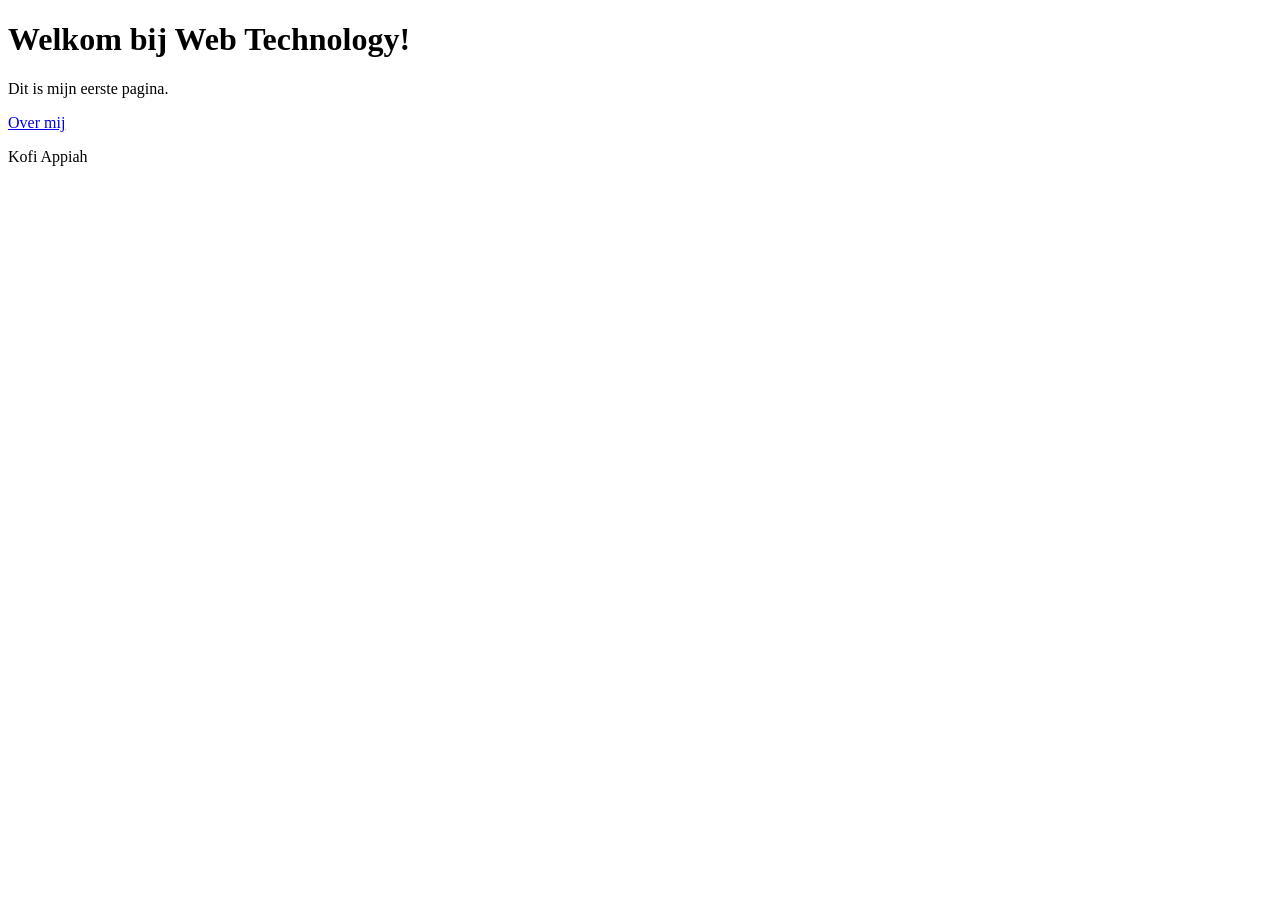
<file: labo 1/index.html>
<!doctype html>
<html lang="nl">
    <head>
        <meta charset="utf-8">
        <meta name="viewport" content="width=device-width, initial-scale=1">
        <title>Mijn eerste pagina</title>
    </head>
    <body>
        <h1>Welkom bij Web Technology!</h1>
        <p>Dit is mijn eerste pagina.</p>
        <nav><a href="hobby.html">Over mij</a></nav>
            <footer>
                <p>Kofi Appiah</p>
            </footer>
    </body>

</html>
</file>
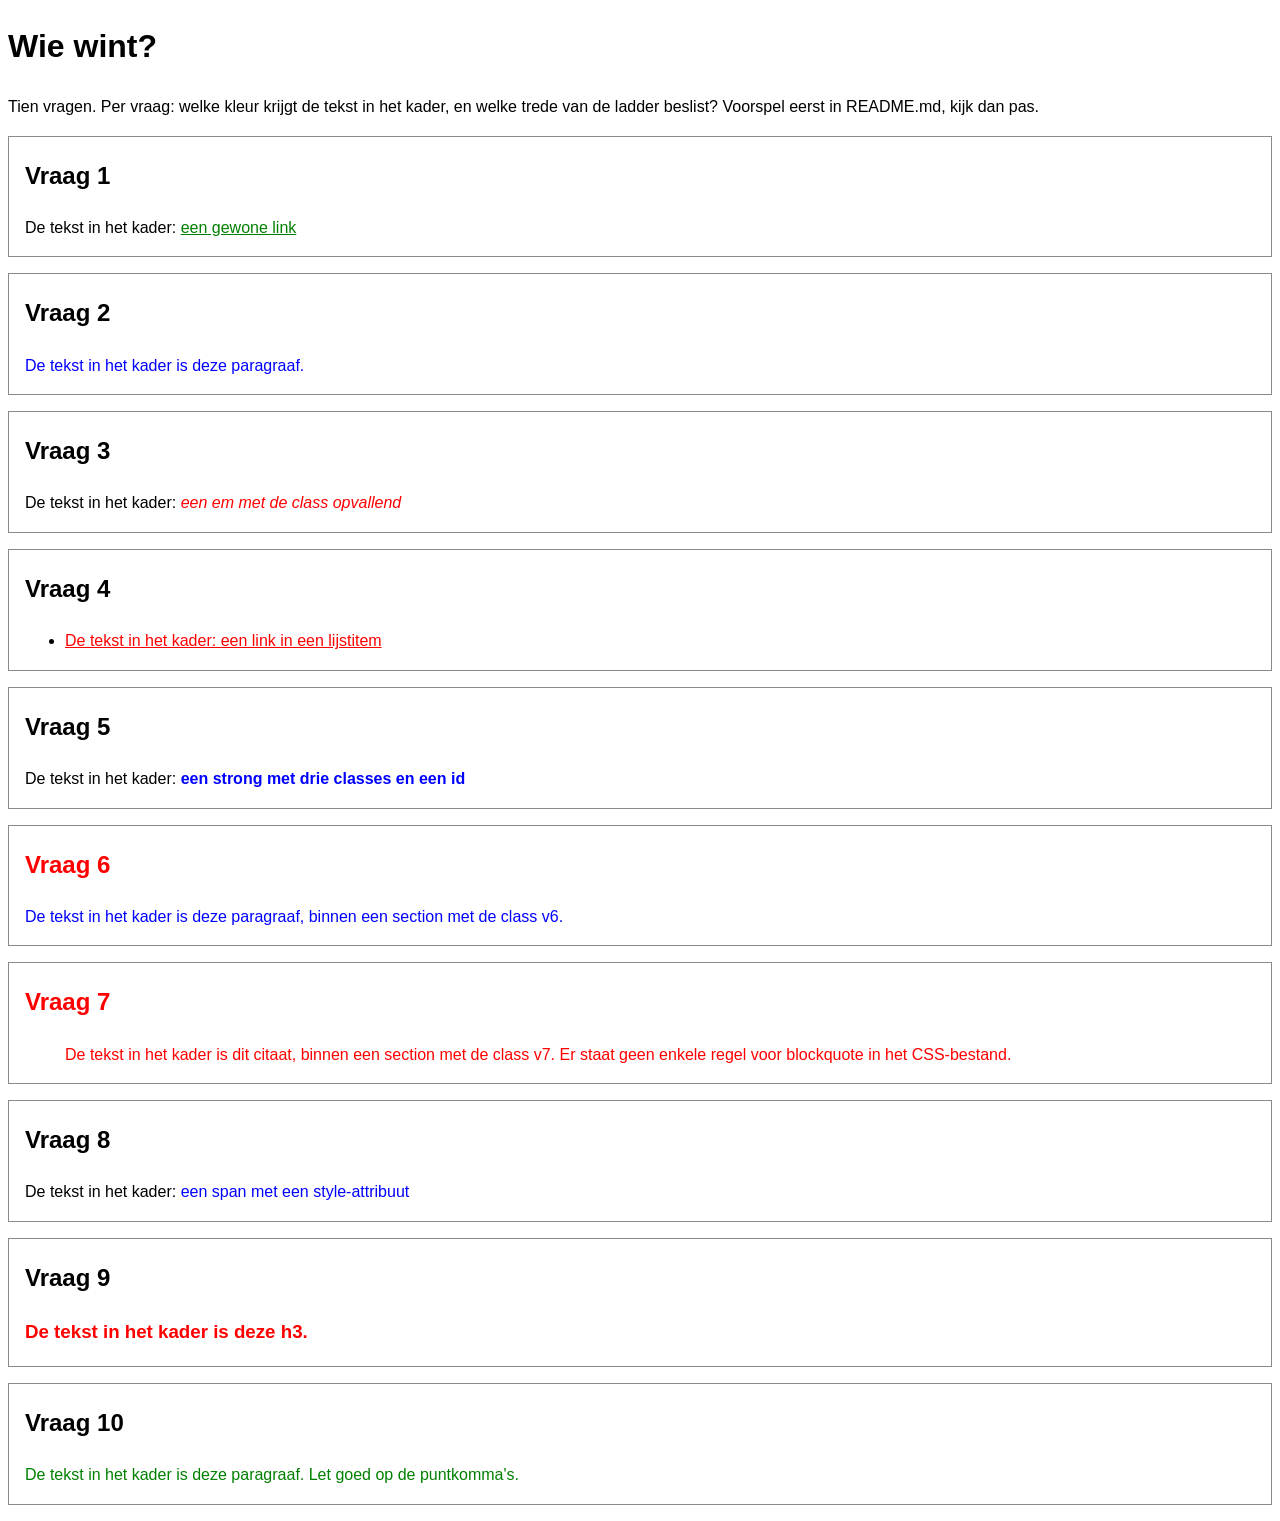
<file: labo 2/cascade/index.html>
<!-- index.html - oefening 3: voorspel, dan kijk. Wijzig dit bestand niet. -->
<!doctype html>
<html lang="nl">
  <head>
    <meta charset="utf-8">
    <meta name="viewport" content="width=device-width, initial-scale=1">
    <title>Wie wint? Tien vragen over de cascade</title>
    <link rel="stylesheet" href="css/stijl.css">
  </head>
  <body>
    <h1>Wie wint?</h1>
    <p>Tien vragen. Per vraag: welke kleur krijgt de tekst in het kader, en welke trede van de ladder beslist? Voorspel eerst in README.md, kijk dan pas.</p>

    <section class="vraag v1">
      <h2>Vraag 1</h2>
      <p>De tekst in het kader: <a href="#">een gewone link</a></p>
    </section>

    <section class="vraag v2">
      <h2>Vraag 2</h2>
      <p class="v2-tekst">De tekst in het kader is deze paragraaf.</p>
    </section>

    <section class="vraag v3">
      <h2>Vraag 3</h2>
      <p>De tekst in het kader: <em class="opvallend">een em met de class opvallend</em></p>
    </section>

    <section class="vraag v4">
      <h2>Vraag 4</h2>
      <ul>
        <li><a href="#">De tekst in het kader: een link in een lijstitem</a></li>
      </ul>
    </section>

    <section class="vraag v5">
      <h2>Vraag 5</h2>
      <p>De tekst in het kader: <strong class="een twee drie" id="v5-tekst">een strong met drie classes en een id</strong></p>
    </section>

    <section class="vraag v6">
      <h2>Vraag 6</h2>
      <p class="v6-tekst">De tekst in het kader is deze paragraaf, binnen een section met de class v6.</p>
    </section>

    <section class="vraag v7">
      <h2>Vraag 7</h2>
      <blockquote>De tekst in het kader is dit citaat, binnen een section met de class v7. Er staat geen enkele regel voor blockquote in het CSS-bestand.</blockquote>
    </section>

    <section class="vraag v8">
      <h2>Vraag 8</h2>
      <p>De tekst in het kader: <span class="v8-tekst" style="color: blue">een span met een style-attribuut</span></p>
    </section>

    <section class="vraag v9">
      <h2>Vraag 9</h2>
      <h3 class="v9-tekst">De tekst in het kader is deze h3.</h3>
    </section>

    <section class="vraag v10">
      <h2>Vraag 10</h2>
      <p class="v10-tekst">De tekst in het kader is deze paragraaf. Let goed op de puntkomma's.</p>
    </section>
  </body>
</html>
</file>
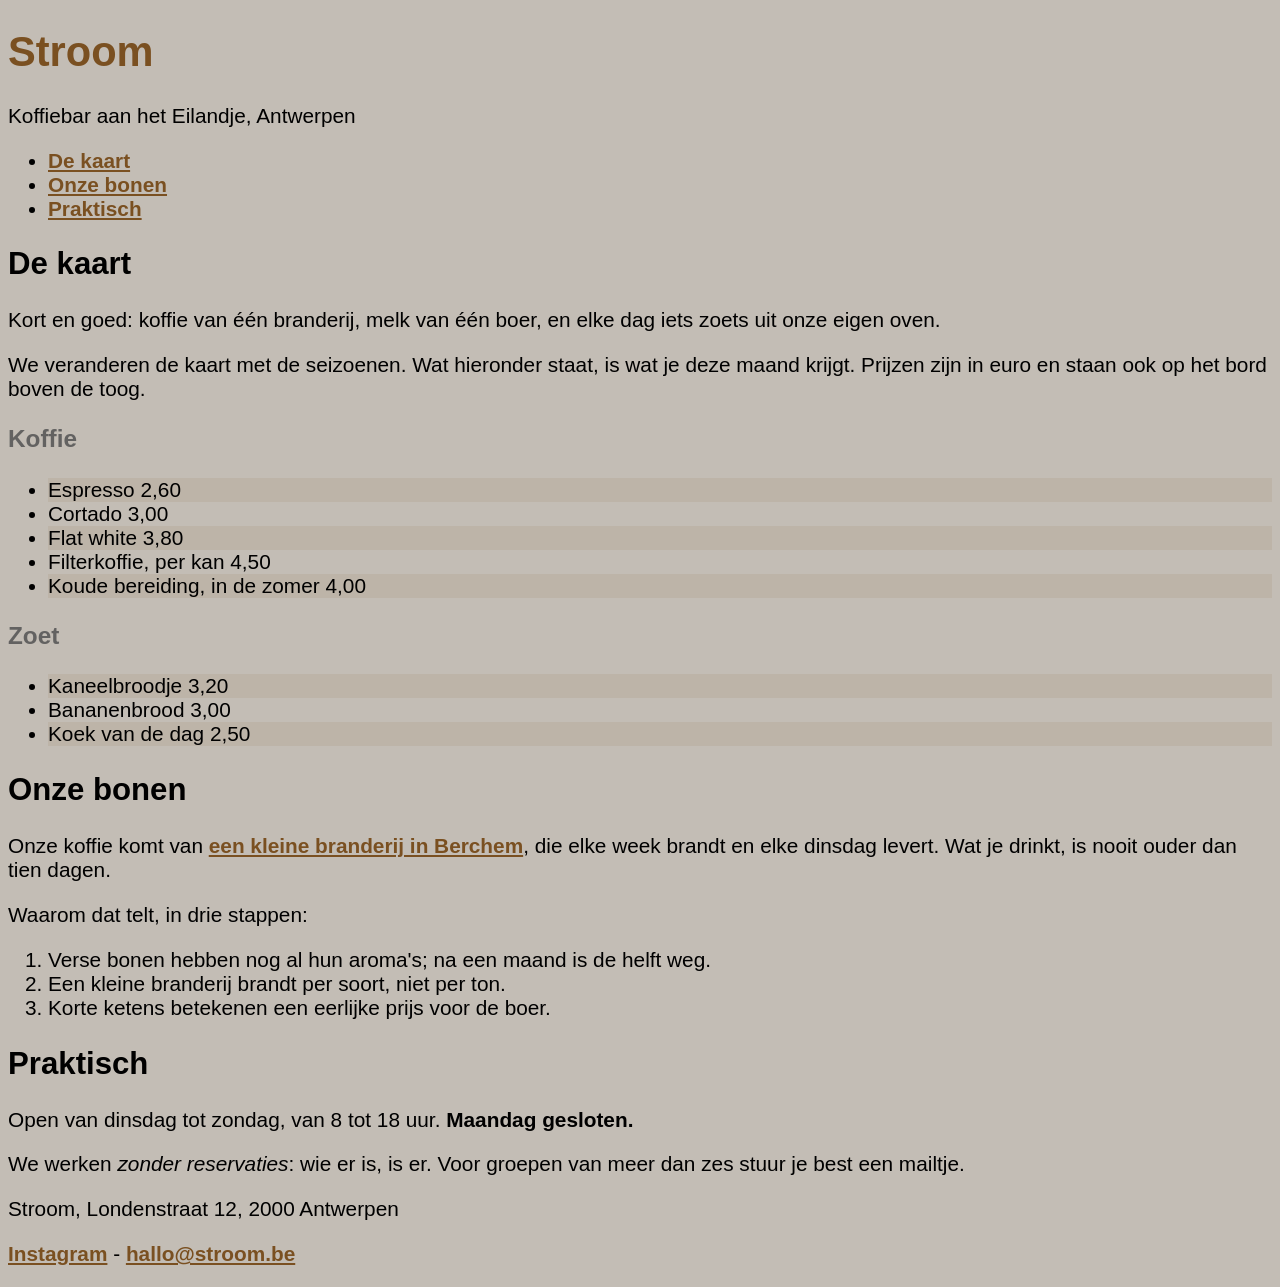
<file: labo 2/nabouw/index.html>
<!-- index.html - nabouw labo 2. Dit bestand mag je NIET wijzigen: geen class erbij, geen element verplaatst, geen style-attribuut. Jij schrijft css/stijl.css. -->
<!--
  Wat het screenshot niet kan tonen (hover en focus):
  - links in de navigatie: accentkleur, vet, geen onderstreping;
    bij hover en focus: inktkleur en onderstreept
  - links in main: accentkleur, onderstreept;
    bij hover en focus: papierkleur op een achtergrond in de accentkleur
  - links in de footer: gedempte kleur; bij hover en focus: accentkleur
-->
<!doctype html>
<html lang="nl">
  <head>
    <meta charset="utf-8">
    <meta name="viewport" content="width=device-width, initial-scale=1">
    <title>Stroom - koffiebar aan het Eilandje</title>
    <link rel="stylesheet" href="css/stijl.css">
  </head>
  <body>
    <header>
      <h1>Stroom</h1>
      <p class="slogan">Koffiebar aan het Eilandje, Antwerpen</p>
      <nav>
        <ul>
          <li><a href="#kaart">De kaart</a></li>
          <li><a href="#bonen">Onze bonen</a></li>
          <li><a href="#praktisch">Praktisch</a></li>
        </ul>
      </nav>
    </header>

    <main>
      <article>
        <h2 id="kaart">De kaart</h2>
        <p class="intro">Kort en goed: koffie van één branderij, melk van één boer, en elke dag iets zoets uit onze eigen oven.</p>
        <p>We veranderen de kaart met de seizoenen. Wat hieronder staat, is wat je deze maand krijgt. Prijzen zijn in euro en staan ook op het bord boven de toog.</p>

        <h3>Koffie</h3>
        <ul class="kaart">
          <li>Espresso <span class="prijs">2,60</span></li>
          <li>Cortado <span class="prijs">3,00</span></li>
          <li>Flat white <span class="prijs">3,80</span></li>
          <li>Filterkoffie, per kan <span class="prijs">4,50</span></li>
          <li>Koude bereiding, in de zomer <span class="prijs">4,00</span></li>
        </ul>

        <h3>Zoet</h3>
        <ul class="kaart">
          <li>Kaneelbroodje <span class="prijs">3,20</span></li>
          <li>Bananenbrood <span class="prijs">3,00</span></li>
          <li>Koek van de dag <span class="prijs">2,50</span></li>
        </ul>

        <h2 id="bonen">Onze bonen</h2>
        <p>Onze koffie komt van <a href="https://www.example.be">een kleine branderij in Berchem</a>, die elke week brandt en elke dinsdag levert. Wat je drinkt, is nooit ouder dan tien dagen.</p>
        <p>Waarom dat telt, in drie stappen:</p>
        <ol>
          <li>Verse bonen hebben nog al hun aroma's; na een maand is de helft weg.</li>
          <li>Een kleine branderij brandt per soort, niet per ton.</li>
          <li>Korte ketens betekenen een eerlijke prijs voor de boer.</li>
        </ol>

        <h2 id="praktisch">Praktisch</h2>
        <p>Open van dinsdag tot zondag, van 8 tot 18 uur. <strong>Maandag gesloten.</strong></p>
        <p>We werken <em>zonder reservaties</em>: wie er is, is er. Voor groepen van meer dan zes stuur je best een mailtje.</p>
      </article>
    </main>

    <footer>
      <p>Stroom, Londenstraat 12, 2000 Antwerpen</p>
      <p><a href="https://www.instagram.com">Instagram</a> - <a href="mailto:hallo@stroom.be">hallo@stroom.be</a></p>
    </footer>
  </body>
</html>
</file>
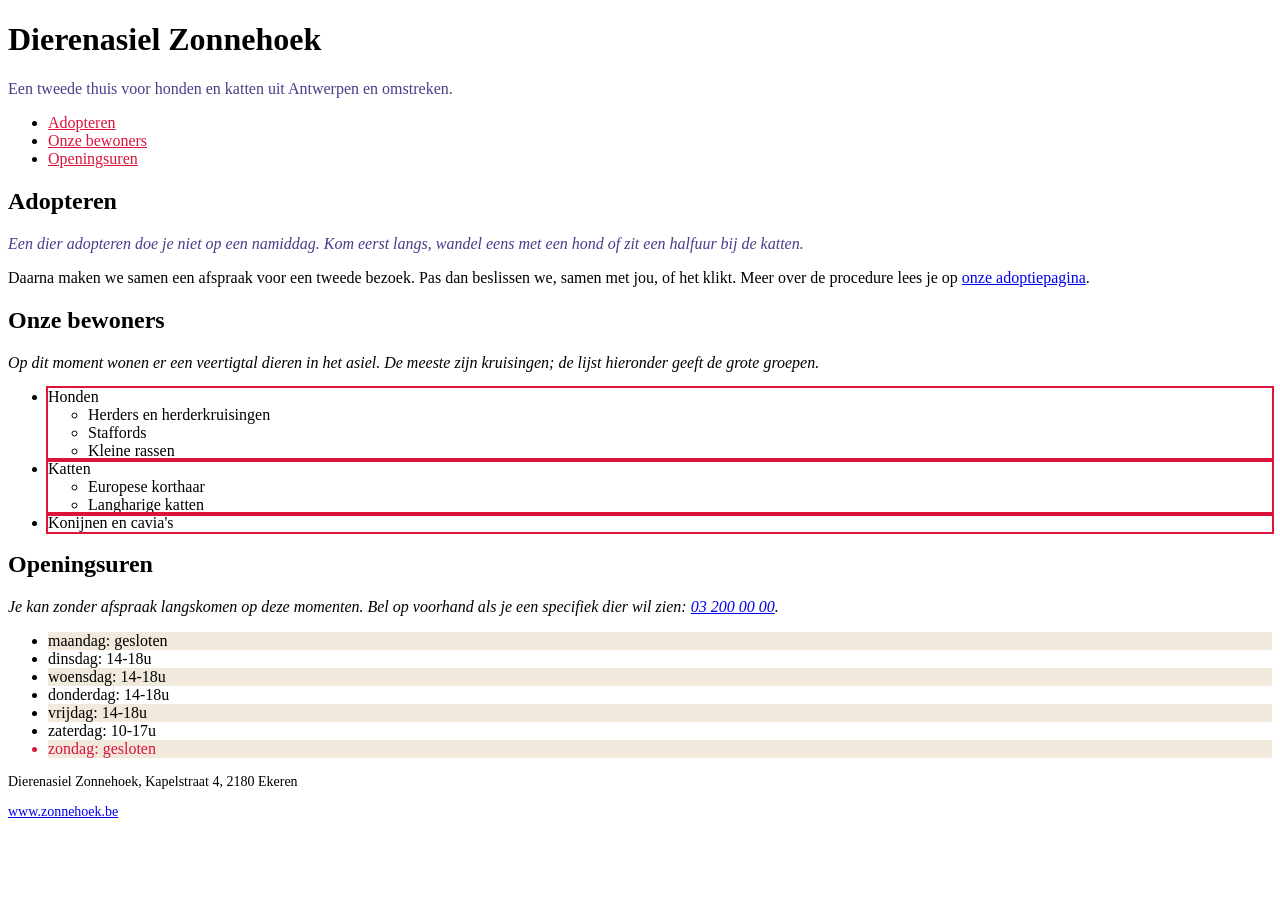
<file: labo 2/selectors/index.html>
<!-- index.html - oefening 2: selectors. Wijzig dit bestand niet; alles wat je nodig hebt, staat erin. -->
<!doctype html>
<html lang="nl">
  <head>
    <meta charset="utf-8">
    <meta name="viewport" content="width=device-width, initial-scale=1">
    <title>Dierenasiel Zonnehoek</title>
    <link rel="stylesheet" href="css/stijl.css">
  </head>
  <body>
    <header>
      <h1>Dierenasiel Zonnehoek</h1>
      <p class="slogan">Een tweede thuis voor honden en katten uit Antwerpen en omstreken.</p>
      <nav>
        <ul>
          <li><a href="#adopteren">Adopteren</a></li>
          <li><a href="#rassen">Onze bewoners</a></li>
          <li><a href="#uren">Openingsuren</a></li>
        </ul>
      </nav>
    </header>

    <main>
      <article>
        <h2 id="adopteren">Adopteren</h2>
        <p class="intro">Een dier adopteren doe je niet op een namiddag. Kom eerst langs, wandel eens met een hond of zit een halfuur bij de katten.</p>
        <p>Daarna maken we samen een afspraak voor een tweede bezoek. Pas dan beslissen we, samen met jou, of het klikt. Meer over de procedure lees je op <a href="https://www.zonnehoek.be/adoptie">onze adoptiepagina</a>.</p>

        <h2 id="rassen">Onze bewoners</h2>
        <p>Op dit moment wonen er een veertigtal dieren in het asiel. De meeste zijn kruisingen; de lijst hieronder geeft de grote groepen.</p>
        <ul class="rassen">
          <li>Honden
            <ul>
              <li>Herders en herderkruisingen</li>
              <li>Staffords</li>
              <li>Kleine rassen</li>
            </ul>
          </li>
          <li>Katten
            <ul>
              <li>Europese korthaar</li>
              <li>Langharige katten</li>
            </ul>
          </li>
          <li>Konijnen en cavia's</li>
        </ul>

        <h2 id="uren">Openingsuren</h2>
        <p>Je kan zonder afspraak langskomen op deze momenten. Bel op voorhand als je een specifiek dier wil zien: <a href="tel:+3232000000">03 200 00 00</a>.</p>
        <ul class="uren">
          <li>maandag: gesloten</li>
          <li>dinsdag: 14-18u</li>
          <li>woensdag: 14-18u</li>
          <li>donderdag: 14-18u</li>
          <li>vrijdag: 14-18u</li>
          <li>zaterdag: 10-17u</li>
          <li>zondag: gesloten</li>
        </ul>
      </article>
    </main>

    <footer>
      <p>Dierenasiel Zonnehoek, Kapelstraat 4, 2180 Ekeren</p>
      <p><a href="https://www.zonnehoek.be">www.zonnehoek.be</a></p>
    </footer>
  </body>
</html>
</file>
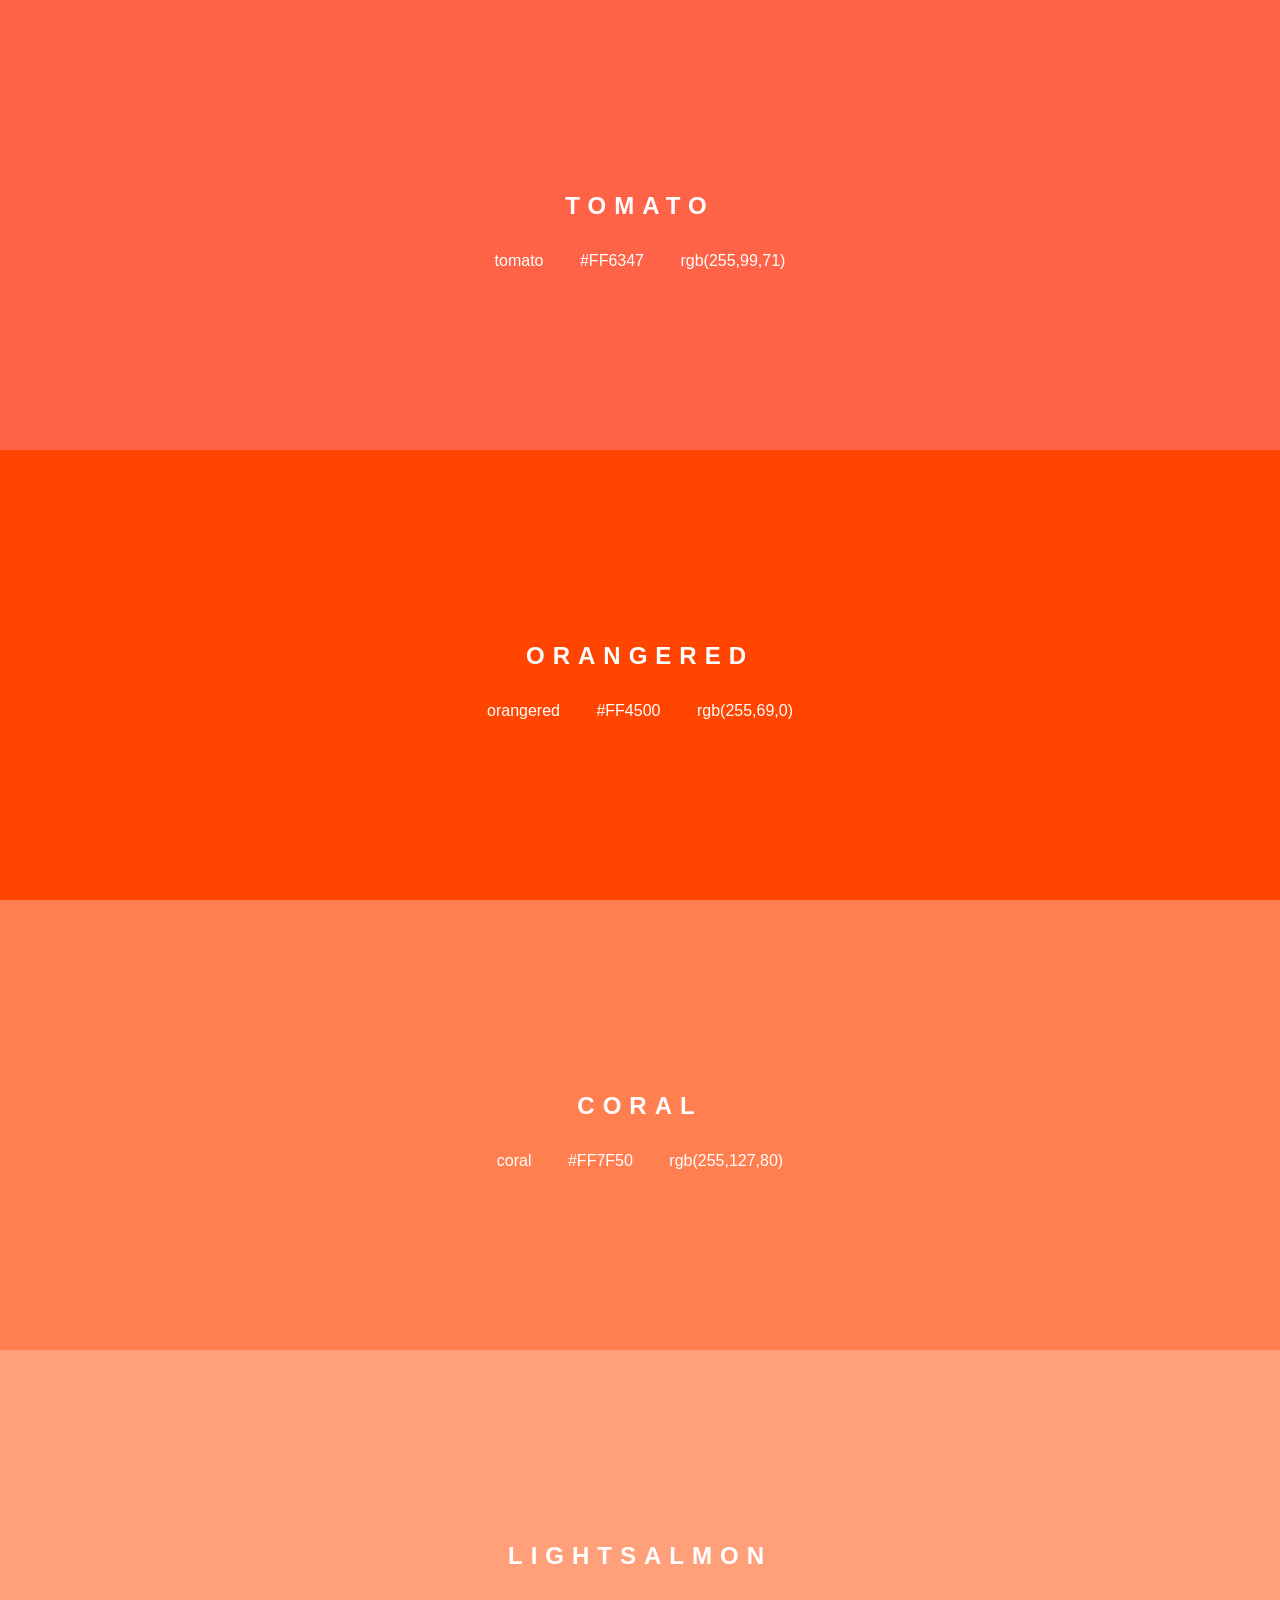
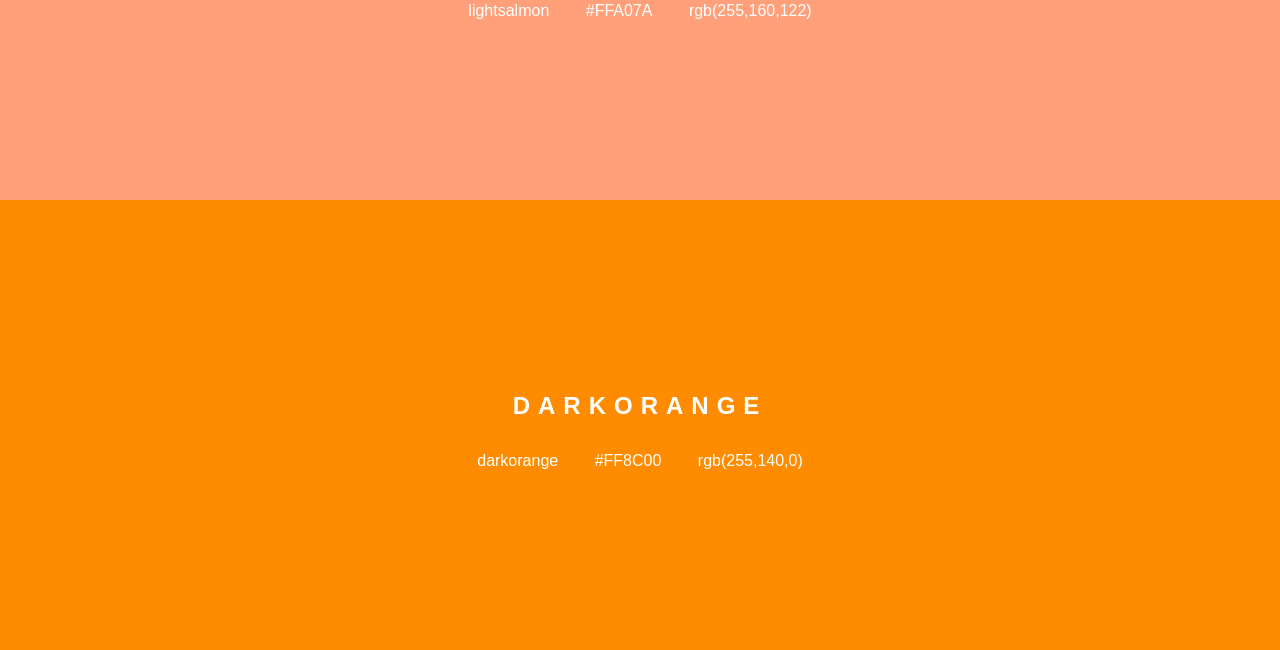
<file: labo-3/kleuren/index.html>
<!doctype html>
<html lang="en">
<head>
  <meta charset="utf-8">
  <meta name="viewport" content="width=device-width, initial-scale=1">
  <title>Labo 3 - Kleurenstalen</title>
  <link rel="stylesheet" href="css/reset.css">
  <link rel="stylesheet" href="css/stijl.css">
</head>
<body>
  <!-- Do not change this file. Write your CSS in css/stijl.css. -->
  <ul>
    <li class="tomato">
      <h2>TOMATO</h2>
      <p class="codes"><span>tomato</span> <span>#FF6347</span> <span>rgb(255,99,71)</span></p>
    </li>
    <li class="orangered">
      <h2>ORANGERED</h2>
      <p class="codes"><span>orangered</span> <span>#FF4500</span> <span>rgb(255,69,0)</span></p>
    </li>
    <li class="coral">
      <h2>CORAL</h2>
      <p class="codes"><span>coral</span> <span>#FF7F50</span> <span>rgb(255,127,80)</span></p>
    </li>
    <li class="lightsalmon">
      <h2>LIGHTSALMON</h2>
      <p class="codes"><span>lightsalmon</span> <span>#FFA07A</span> <span>rgb(255,160,122)</span></p>
    </li>
    <li class="darkorange">
      <h2>DARKORANGE</h2>
      <p class="codes"><span>darkorange</span> <span>#FF8C00</span> <span>rgb(255,140,0)</span></p>
    </li>
  </ul>
</body>
</html>
</file>
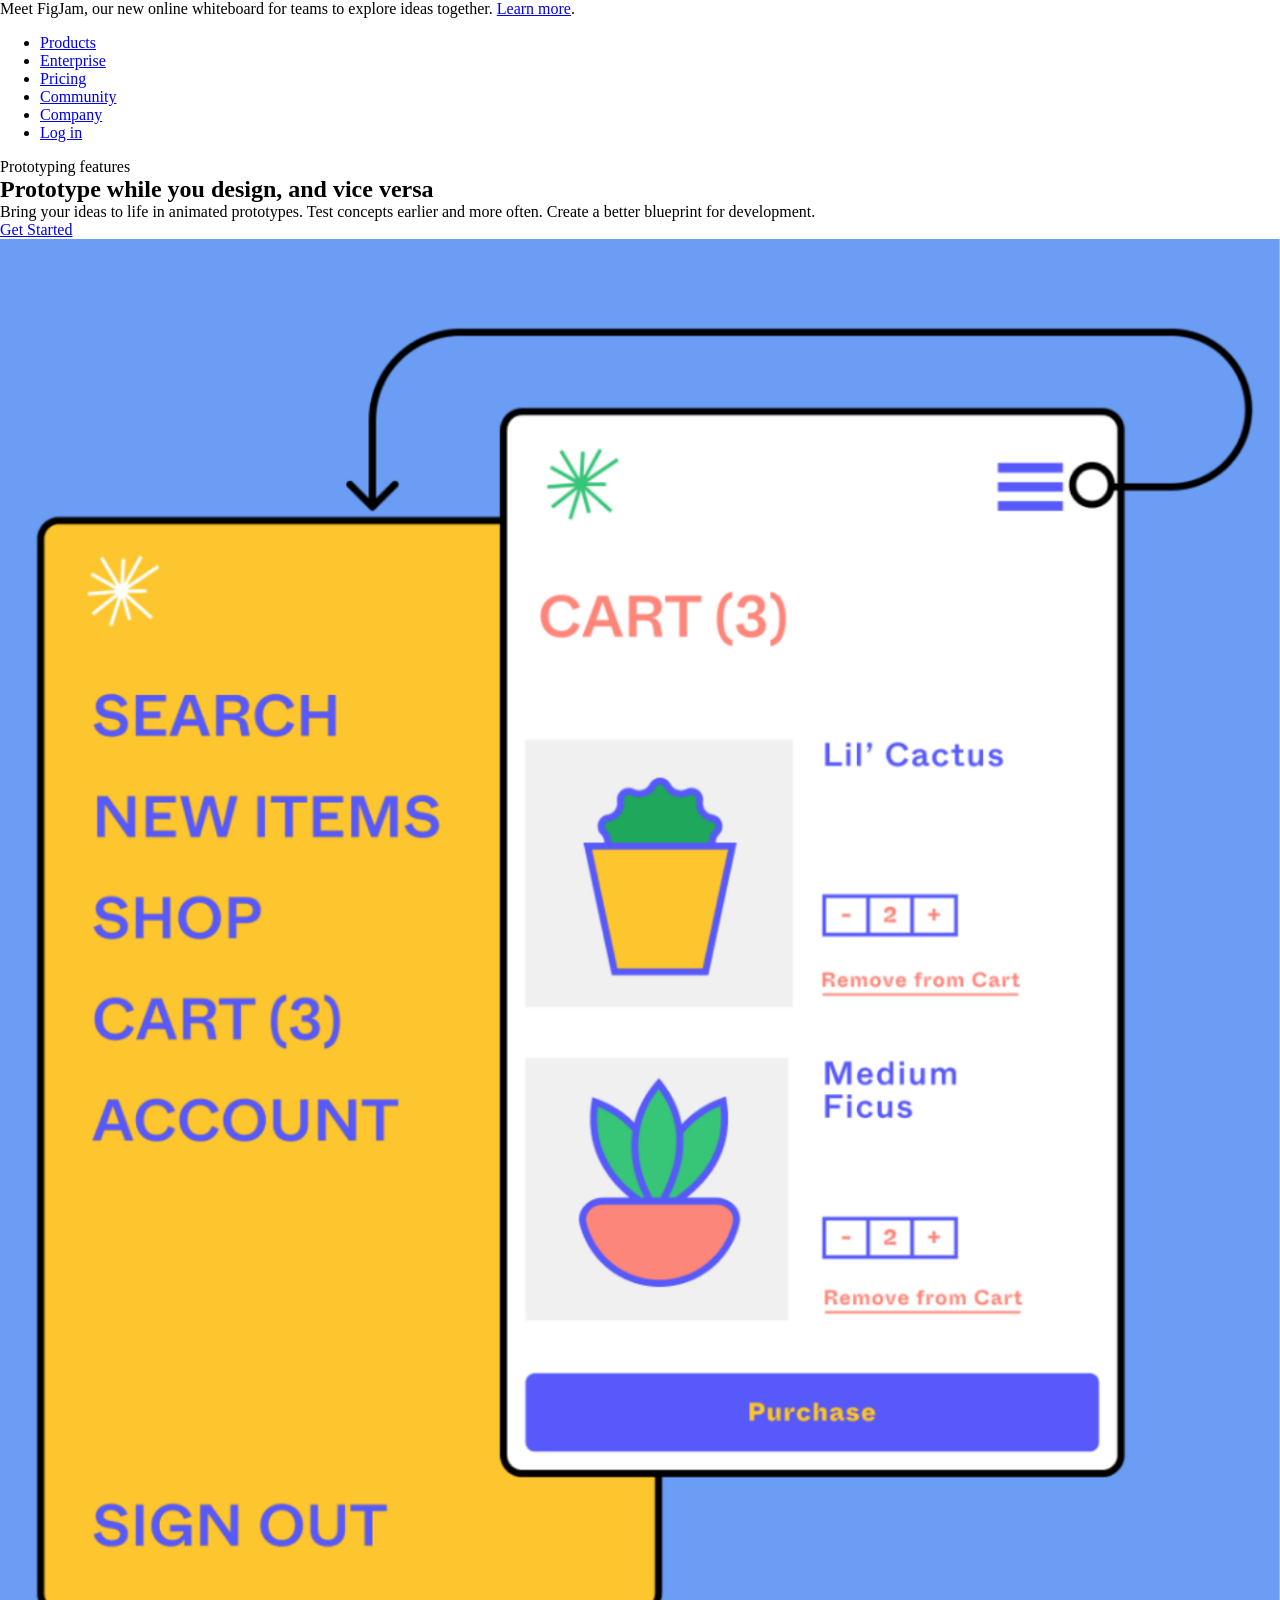
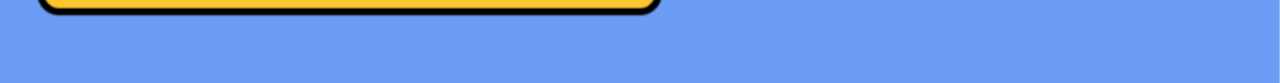
<file: labo-3/landing/index.html>
<!doctype html>
<html lang="en">
<head>
  <meta charset="utf-8">
  <meta name="viewport" content="width=device-width, initial-scale=1">
  <title>Labo 3 - Landingspagina</title>
  <link rel="stylesheet" href="css/reset.css">
  <link rel="stylesheet" href="css/stijl.css">
</head>
<body>
  <!-- Do not change this file. Write your CSS in css/stijl.css.
       Not visible in the screenshot: on :hover and :focus the links in the
       banner and in the navigation get an underline, and the button turns
       dark grey (#333333) instead of black. -->
  <div class="banner">
    <p>Meet FigJam, our new online whiteboard for teams to explore ideas together. <a href="#">Learn more</a>.</p>
  </div>
  <header>
    <nav>
      <ul>
        <li><a href="#">Products</a></li>
        <li><a href="#">Enterprise</a></li>
        <li><a href="#">Pricing</a></li>
        <li><a href="#">Community</a></li>
        <li><a href="#">Company</a></li>
        <li><a href="#">Log in</a></li>
      </ul>
    </nav>
  </header>
  <main>
    <article>
      <p class="bovenkop">Prototyping features</p>
      <h1>Prototype while you design, and vice versa</h1>
      <p>Bring your ideas to life in animated prototypes. Test concepts earlier and more often. Create a better blueprint for development.</p>
      <a href="#" class="knop">Get Started</a>
    </article><!-- no whitespace between these two tags: see syllabus 3.7 --><div class="afbeelding">
      <img src="afbeeldingen/prototype.png" alt="Prototype of a plant shop: a yellow menu panel next to a white cart screen">
    </div>
  </main>
</body>
</html>
</file>
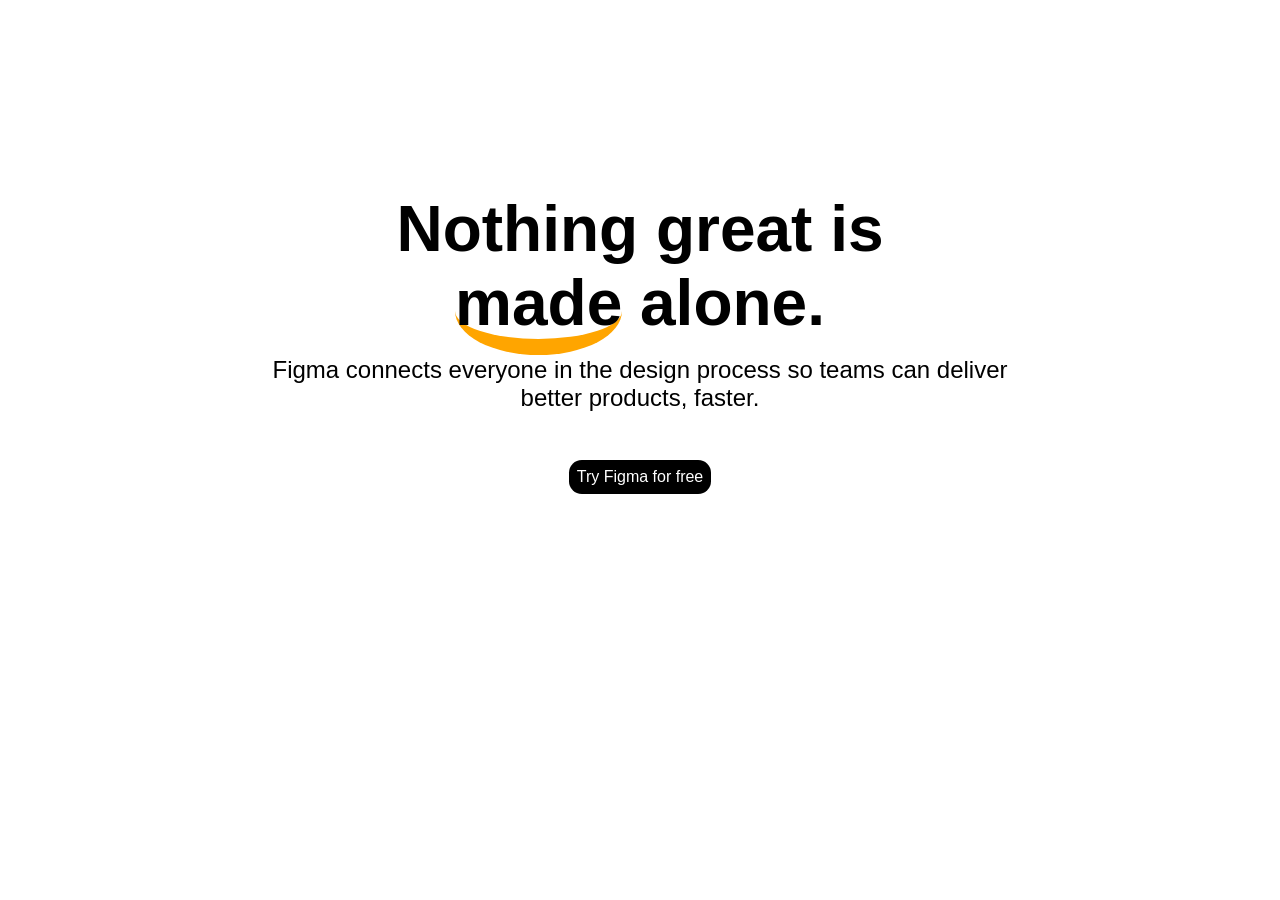
<file: labo-3/slogan/index.html>
<!doctype html>
<html lang="en">
<head>
  <meta charset="utf-8">
  <meta name="viewport" content="width=device-width, initial-scale=1">
  <title>Labo 3 - Slogan</title>
  <link rel="stylesheet" href="css/reset.css">
  <link rel="stylesheet" href="css/stijl.css">
</head>
<body>
  <!-- Do not change this file. Write your CSS in css/stijl.css.
       Not visible in the screenshot: on :hover and :focus the button turns
       dark grey (#333333) instead of black. -->
  <h2>Nothing great is <span>made</span> alone.</h2>
  <p>Figma connects everyone in the design process so teams can deliver better products, faster.</p>
  <a href="https://www.figma.com">Try Figma for free</a>
</body>
</html>
</file>
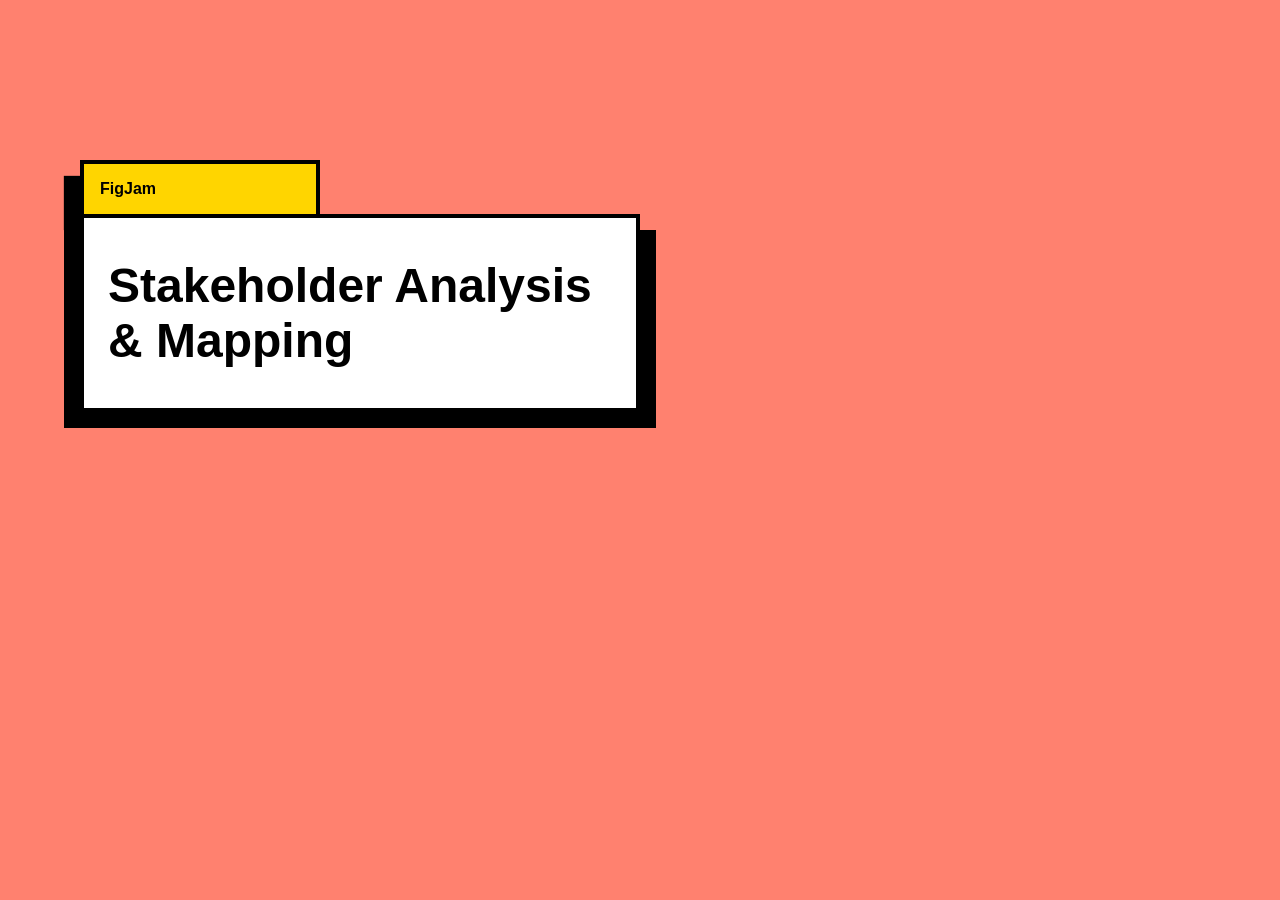
<file: labo-3/tabblad/index.html>
<!doctype html>
<html lang="en">
<head>
  <meta charset="utf-8">
  <meta name="viewport" content="width=device-width, initial-scale=1">
  <title>Labo 3 - Tabblad</title>
  <link rel="stylesheet" href="css/reset.css">
  <link rel="stylesheet" href="css/stijl.css">
</head>
<body>
  <!-- Do not change this file. Write your CSS in css/stijl.css. -->
  <h1>FigJam</h1>
  <h2>Stakeholder Analysis &amp; Mapping</h2>
</body>
</html>
</file>
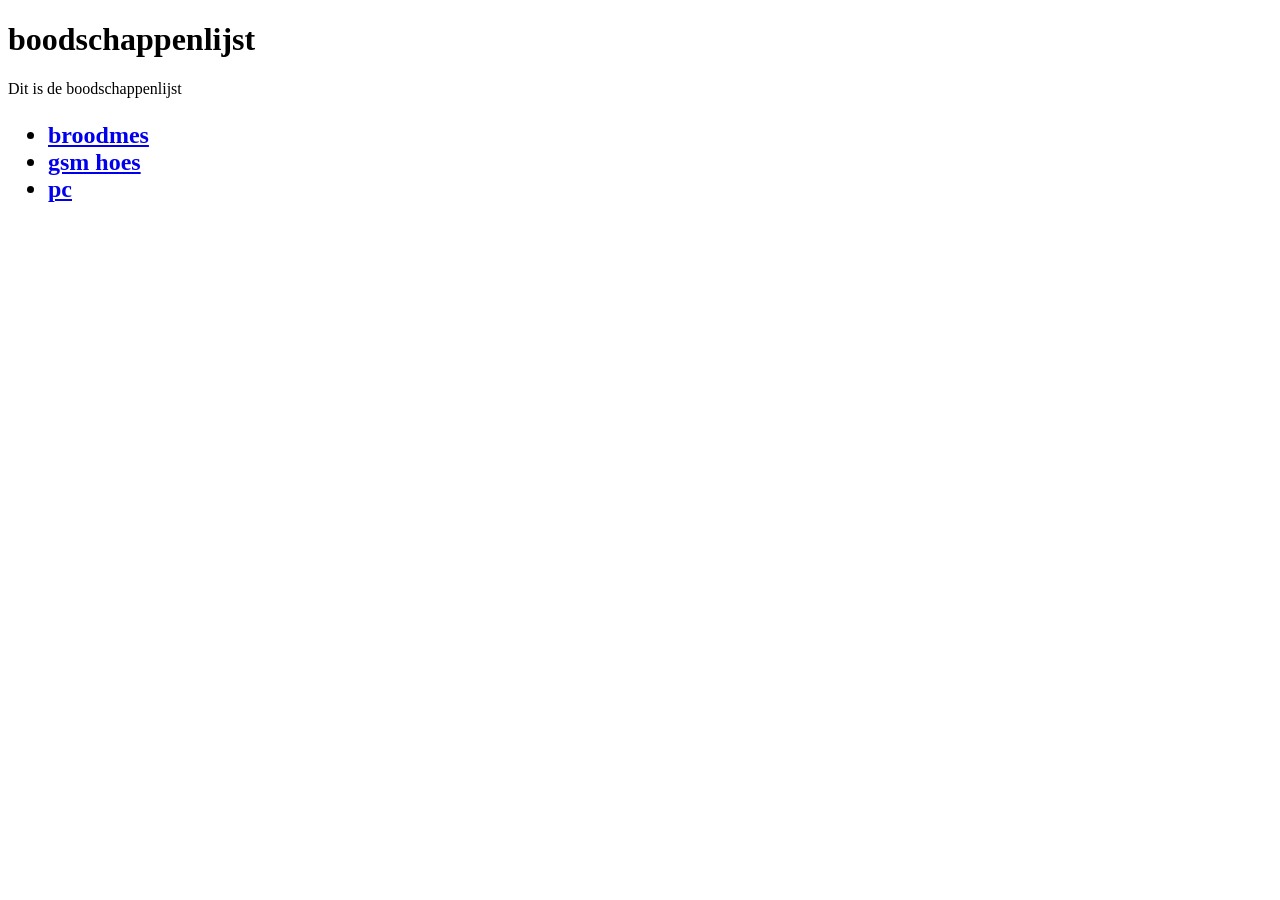
<file: labo 1/boodschappen.html>
<!doctype html>
<html lang="nl">
    <head>
        <meta charset="utf-8">
        <meta name="viewport" content="width=device-width, initial-scale=1">
        <title>boodschappenlijst</title>
    </head>
    <body>
        <h1>boodschappenlijst</h1>
        <p>Dit is de boodschappenlijst</p>

        <h2>
            <ul>
                <li><a href="https://www.bol.com/be/nl/p/anker-maggo-powerbank-10000mah-slimblack/9300000193764165/?cid=1791133896708-2715751746986">broodmes</a></li>
                <li><a href="https://www.bol.com/be/nl/p/otterbox-lumen-hoesje-geschikt-voor-de-apple-iphone-18-pro-17-pro-back-cover-met-magneet-compatibel-met-magsafe-qi2-beschermhoes-transparant-glitter/9300000347737879/?cid=1791133912586-7715318544168">gsm hoes</a></li>
                <li><a href="https://www.bol.com/be/nl/p/xgaming-destroyer-ryzen-9-9950x3d-nvidia-geforce-rtx-5090-4tb-nvme-ssd-64gb-ddr5/9300000288574406/?cid=1791133785708-1623595115052">pc</a></li>
            </ul>
        </h2>
    </body>
</html>
</file>
<file: labo 2/cascade/css/stijl.css>
/* stijl.css - oefening 3: voorspel, dan kijk. Wijzig dit bestand niet. */

/* Opmaak van de pagina zelf; doet niet mee in de vragen. */
body {
  font-family: Verdana, sans-serif;
  line-height: 1.6;
}

.vraag {
  border: 1px solid #8a8a89;
  padding: 0 1rem;
  margin-bottom: 1rem;
}

/* ---- vraag 1 ---- */
a {
  color: green;
}

/* ---- vraag 2 ---- */
.v2-tekst {
  color: red;
}

.v2-tekst {
  color: blue;
}

/* ---- vraag 3 ---- */
.opvallend {
  color: red;
}

em {
  color: blue;
}

/* ---- vraag 4 ---- */
.v4 > a {
  color: green;
}

.v4 a {
  color: red;
}

/* ---- vraag 5 ---- */
.een.twee.drie {
  color: red;
}

#v5-tekst {
  color: blue;
}

/* ---- vraag 6 ---- */
.v6 {
  color: red;
}

.v6-tekst {
  color: blue;
}

/* ---- vraag 7 ---- */
.v7 {
  color: red;
}

/* ---- vraag 8 ---- */
.v8-tekst {
  color: red;
}

/* ---- vraag 9 ---- */
h3 {
  color: red !important;
}

.v9-tekst {
  color: blue;
}

/* ---- vraag 10 ---- */
.v10-tekst {
  color: green;
  font-size: 1.5rem
  color: blue;
}
</file>
<file: labo 2/nabouw/css/stijl.css>
:root{
    --main_color: rgb(122, 80, 33);
}

html {
    background-color: rgb(195, 189, 181);
    font-family:"Trebuchet MS", Verdana, sans-serif;
    font-weight: 500;
    font-size: 1.30rem;
    
}


h1 {
    color: var(--main_color)
}

h3 {
    color: rgb(99, 98, 97);
}

 a {
    color: var(--main_color);
    font-weight: bold;
}

.kaart li:nth-child(odd){
    background-color: rgba(167, 146, 118, 0.212);
}

h2:last-child {
    color: var(--main_color);
}
</file>
<file: labo 2/selectors/css/stijl.css>
/* stijl.css - oefening 2: selectors schrijven en lezen */

/* Schrijf onder elke opdracht de regel met de selector die precies die
   elementen raakt. Gebruik de declaratie die erbij staat, zodat je in de
   browser meteen ziet wat je raakte. Voeg niets toe aan index.html. */



/* 1. alle links in de navigatie -> color: crimson; */

nav a {
      color: crimson;
}


/* 2. alleen de paragrafen in de footer -> font-size: 0.875rem; */

footer p {
      font-size: 0.875rem;
}


/* 3. alleen de lijstitems van het BUITENSTE niveau in de lijst met de class
      rassen (dus niet de items van de binnenlijsten) -> outline: 2px solid crimson;
      (outline tekent een kader rond precies het element dat je raakte; de
      property zelf komt in hoofdstuk 3) */

.rassen>li {
      outline: 2px solid crimson;
}

/* 4. de paragraaf die onmiddellijk na elke h2 komt -> font-style: italic; */

h2 + p {
      font-style: italic;
}

/* 5. elk oneven item in de lijst met openingsuren -> background-color: #f1e9dc; */

.uren li:nth-child(odd){
background-color: #f1e9dc;
}

/* 6. het laatste item in de lijst met openingsuren -> color: crimson; */

.uren li:last-child{
      color: crimson;
}

/* 7. de slogan en de intro tegelijk, in één regel -> color: darkslateblue; */

.intro , .slogan {
      color: darkslateblue;
}

/* 8. elke link in main wanneer de muis erover gaat OF wanneer ze focus heeft
      -> background-color: yellow; */

main a:hover,
main a:focus {
      background-color: yellow;
}


/* ---- Lezen: welke elementen raken deze vijf selectors? Schrijf het antwoord
   in één zin per selector in README.md. Verander hier niets. ---- */

/* a. header nav ul li a */
/* b. article > p */
/* c. .uren li:nth-child(3) */
/* d. h2 ~ p */
/* e. .rassen li:first-child */
</file>
<file: labo-3/kleuren/css/stijl.css>
/* stijl.css - labo 3, kleuren (reset.css is linked before this file) */

/* === tokens === */

/* === your rules === */

body {
    text-align: center;
    font-family: Arial, Helvetica, sans-serif;
    color: white;
    background-color: aqua;
}

h2{
    letter-spacing: 0.5rem;
    margin: 2rem
}

span {
    margin: 1rem;
}

ul {
    list-style: none;
    margin: 0;
    padding: 0;
}

.tomato{
    background-color: tomato;
    height: 50vh;
    padding: 10rem;
}

.orangered{
    background-color: orangered;
    height: 50vh;
    padding: 10rem;
}

.coral{
    background-color: coral;
    height: 50vh;
    padding: 10rem;
}

.lightsalmon{
    background-color: lightsalmon;
    height: 50vh;
    padding: 10rem;
}

.darkorange{
    background-color: darkorange;
    height: 50vh;
    padding: 10rem;
}
</file>
<file: labo-3/landing/css/stijl.css>
/* stijl.css - labo 3, landing (reset.css is linked before this file) */

/* === tokens === */
:root {

}

/* === your rules === */
</file>
<file: labo-3/slogan/css/stijl.css>
/* stijl.css - labo 3, slogan (reset.css is linked before this file) */

/* === tokens === */
:root {

}

/* === your rules === */

/*body{
    text-align: center;
    color: black;
    margin: 0;
    padding: 0;
}

h2{
    padding-top: 30vh;
    font-size: 4rem;

    text-align: center;
}

span{
    border-radius: 3em;
    background-color: orange;
}

p{
    height: 3em;
    font-size: 2rem;
}

a{
    font-size: 2rem;
    background-color: black;
    color: white;
    border-radius: 20rem;
}*/

body{
    font-family: Arial, Helvetica, sans-serif;
    text-align: center;
}

h2{
    padding-top: 12rem;
    font-size: 4rem;
    width: 40rem;
    margin: 0 auto;
}

span{
    border-bottom: 1rem solid orange;
    border-radius: 70%;
}

p{
    font-size: 1.5rem;
    max-width: 50rem;
    margin: 0 auto;
    padding: 1rem;
    padding-bottom: 3rem
}

a{
    display:inline-block;
    background-color: black;
    border-radius: 0.8rem;
    color: white;
    text-decoration: none;
    padding: 0.5rem;   
}

a:hover, a:focus{
    color: darkgrey;
}
</file>
<file: labo-3/tabblad/css/stijl.css>
/* stijl.css - labo 3, tabblad (reset.css is linked before this file) */


/* === your rules === */

body{
    margin: 10rem 5rem;
    background-color: #ff816f;
    font-family: Arial, Helvetica, sans-serif;
}

h1{
    background-color: #ffd500;
    max-width: 15rem;
    font-size: 1rem;
    border: 0.25rem solid black;
    border-bottom: 0rem;
    padding: 1rem;
    box-shadow: -1rem 1rem 0rem 0.01rem black;
}

h2{
    background-color: white;
    max-width: 35rem;
    font-size: 3rem;
    border: 0.25rem solid black;
    padding: 2.5rem 1.5rem;
    box-shadow: -1rem 1rem 0 black,
                 1rem 1rem 0 black; 
}
</file>
